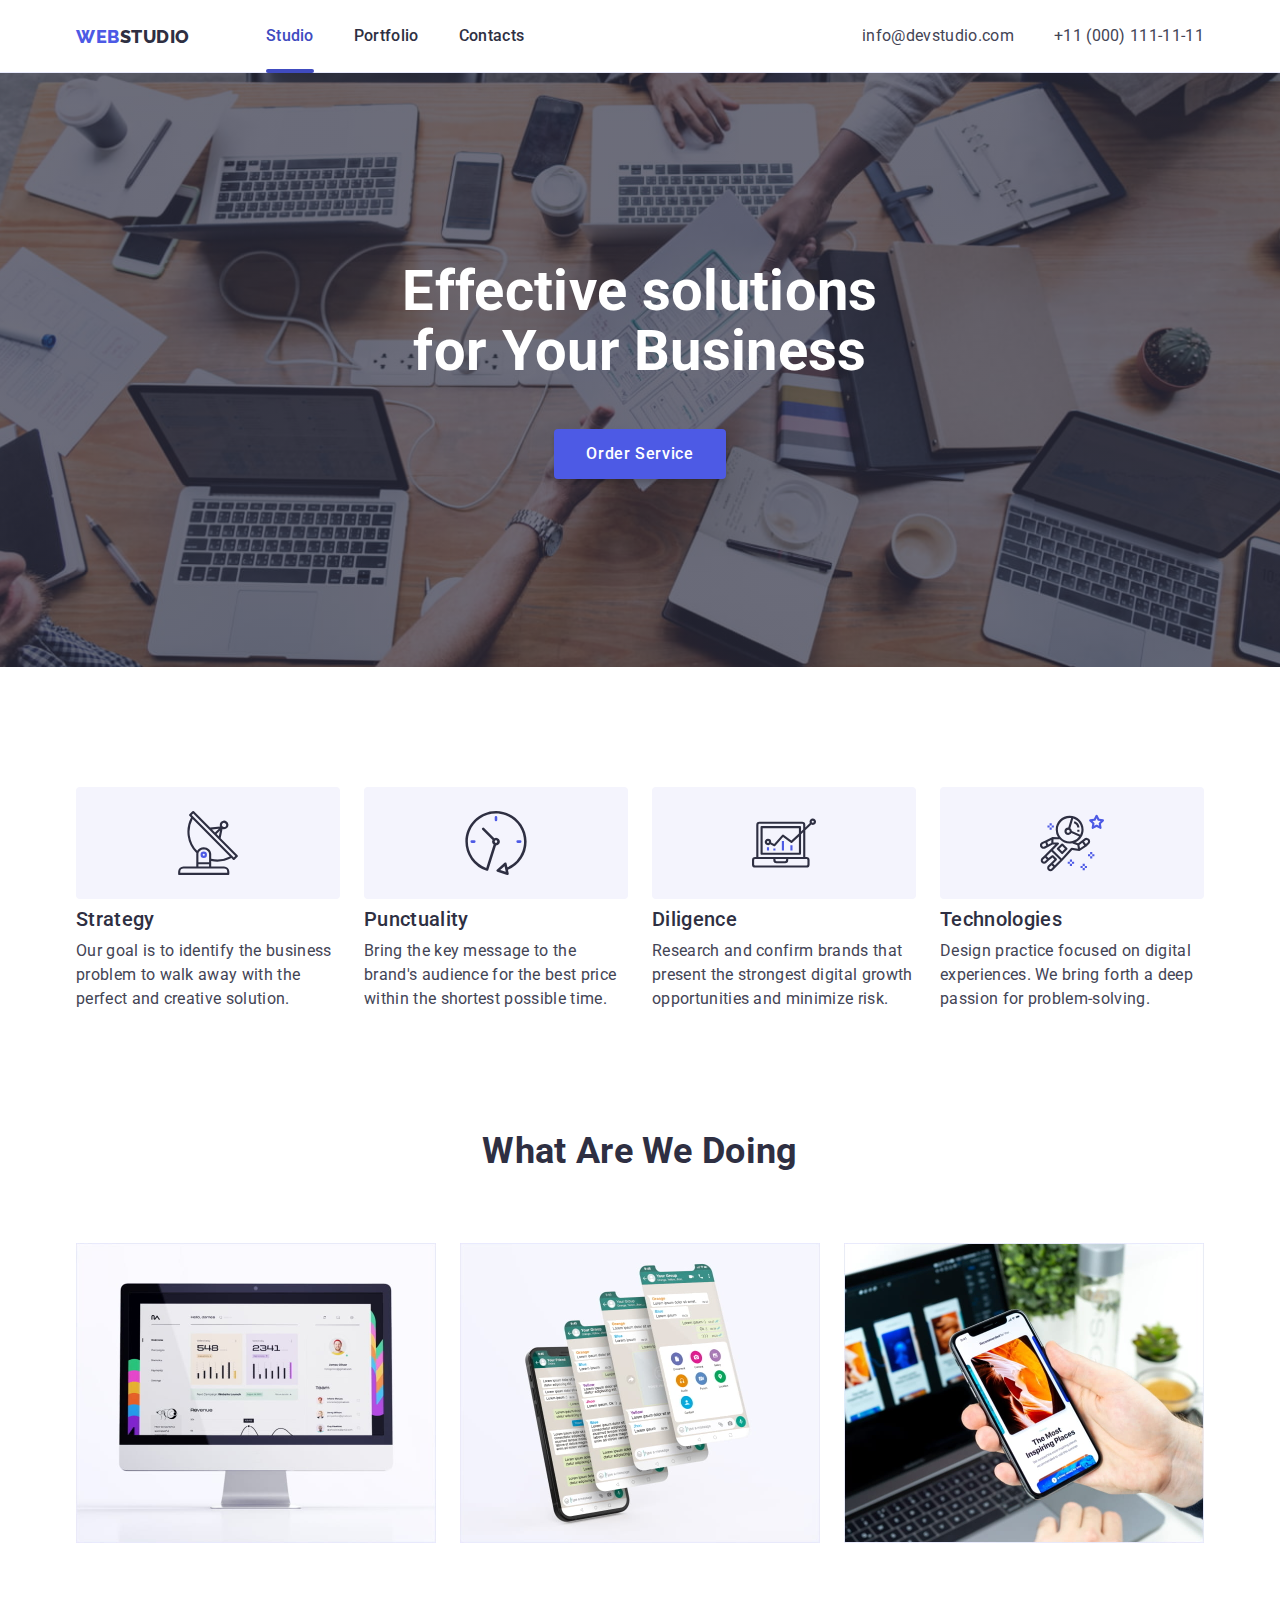
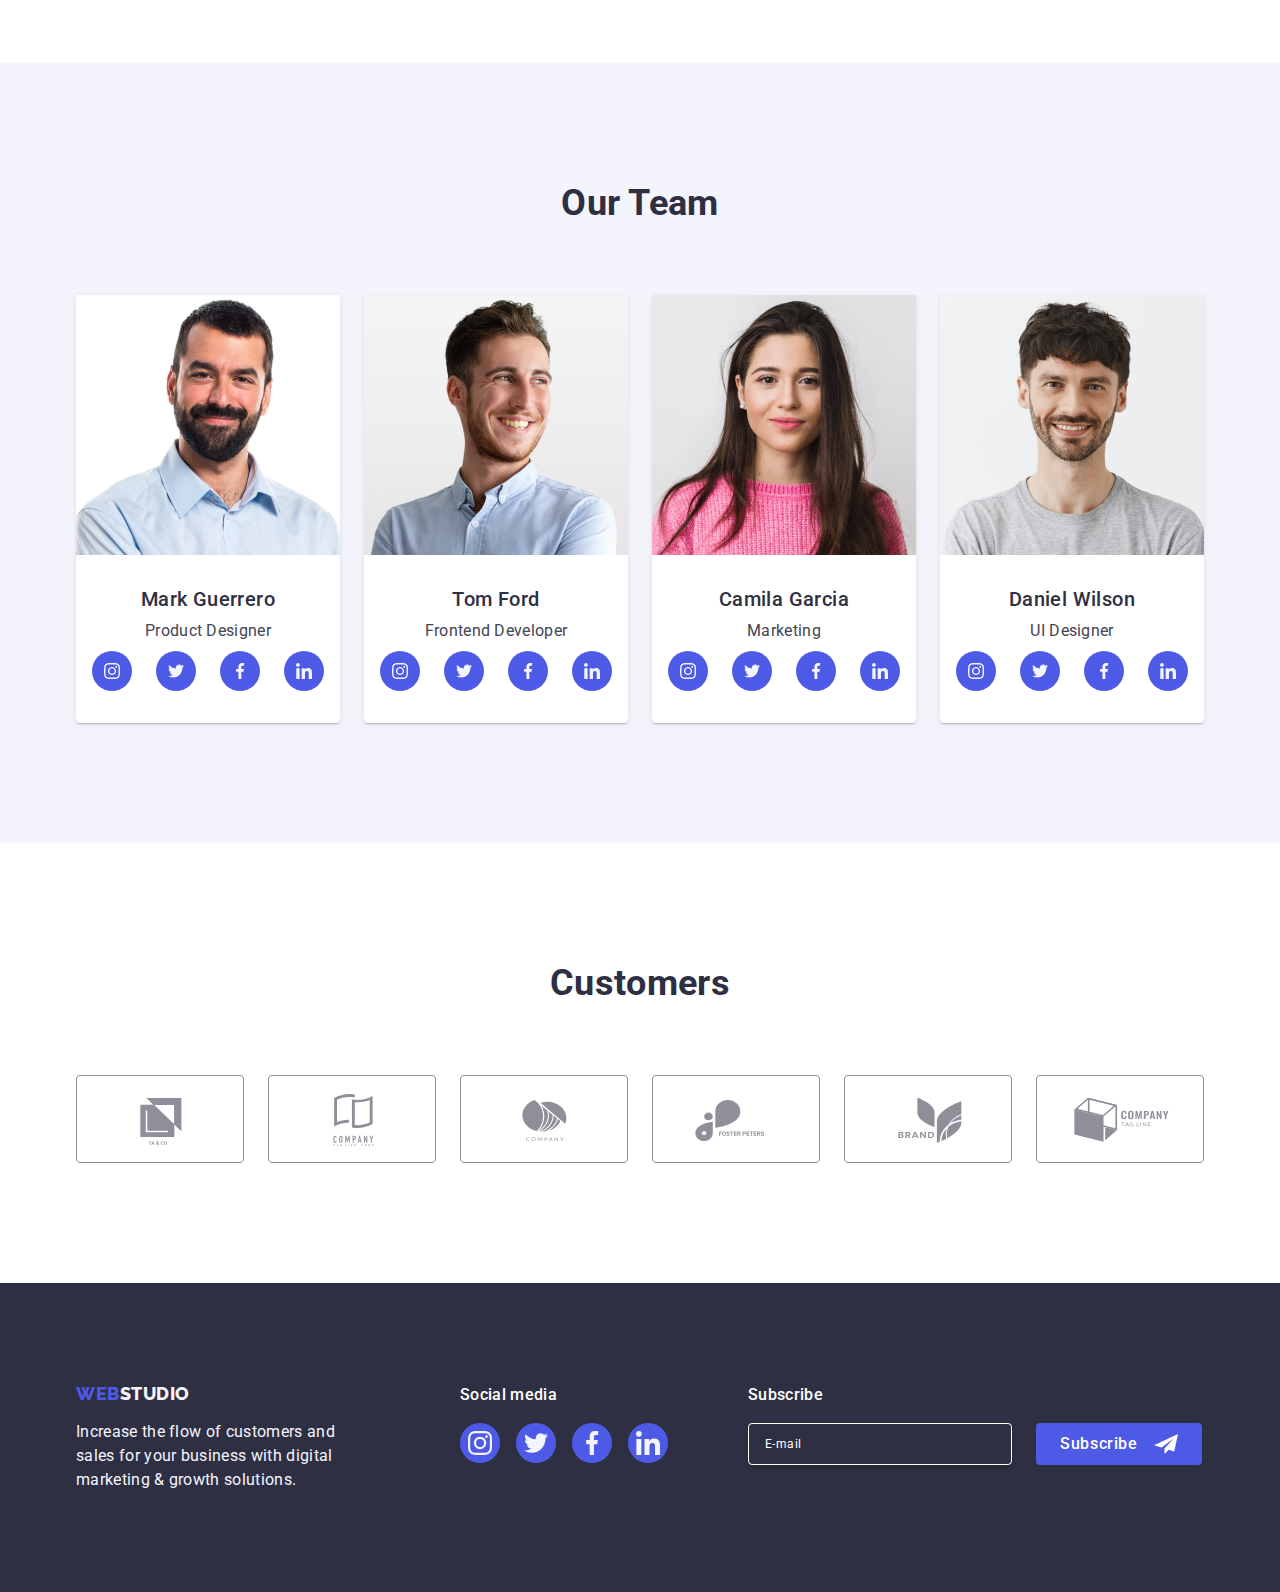
<file: index.html>
<!DOCTYPE html>
<html lang="en">
  <head>
    <meta charset="UTF-8" />
    <meta name="viewport" content="width=device-width, initial-scale=1.0" />
    <meta name="keywords" content="Web, studio, business" />
    <meta name="description" content="Effective solutions for your busiiness" />
    <title>WEBSTUDIO</title>
    <!--<link rel="shortcut icon" href="./images/icons/logo.svg" type="image/svg+xml" />-->
    <!--Fonts-->
    <link rel="preconnect" href="https://fonts.googleapis.com" />
    <link rel="preconnect" href="https://fonts.gstatic.com" crossorigin />
    <link
      href="https://fonts.googleapis.com/css2?family=Raleway:wght@800&family=Roboto:wght@400;500;700;900&display=swap"
      rel="stylesheet"
    />
    <!-- Normalise -->
    <link
      rel="stylesheet"
      href="https://cdn.jsdelivr.net/npm/modern-normalize@2.0.0/modern-normalize.min.css"
    />
    <!-- Custom styles -->
    <link rel="stylesheet" href="./css/styles.css" />
  </head>
  <body>
    <!--#region Header-->
    <header id="home" class="header">
      <div class="container">
        <nav class="header-menu">
          <!-- Logo -->
          <a href="./index.html" class="logo"
            ><span class="logo-accent">WEB</span>STUDIO</a
          >
          <ul class="header-menu-list">
            <li class="header-menu-item">
              <a href="./index.html" class="header-menu-link current">Studio</a>
            </li>
            <li class="header-menu-item">
              <a href="./portfolio.html" class="header-menu-link">Portfolio</a>
            </li>
            <li class="header-menu-item">
              <a href="#" class="header-menu-link">Contacts</a>
            </li>
          </ul>
        </nav>
        <address class="header-contacts">
          <ul class="header-contacts-list">
            <li class="header-contacts-item">
              <a href="mailto:info@devstudio.com" class="header-contacts-link"
                >info@devstudio.com</a
              >
            </li>
            <li class="header-contacts-item">
              <a href="tel:+110001111111" class="header-contacts-link"
                >+11 (000) 111-11-11</a
              >
            </li>
          </ul>
        </address>
      </div>
    </header>
    <!--#endregion Header-->
    <main>
      <!--#region Hero-->
      <section class="hero">
        <div class="container">
          <h1 class="hero-title">Effective solutions for Your Business</h1>
          <button type="button" class="hero-button main-button" data-modal-open>
            Order Service
          </button>
        </div>
      </section>
      <!--#endregion Hero-->
      <!--#region Advantages-->
      <section class="section-advantages">
        <div class="container">
          <h2 class="visually-hidden">Advantages</h2>
          <ul class="advantages-list wrapper">
            <li class="advantages-item">
              <div class="advantages-picture">
                <svg class="advantages-picture-icon" width="64px" height="64px">
                  <use href="./images/icons.svg#antenna"></use>
                </svg>
              </div>
              <h3 class="advantages-title">Strategy</h3>
              <p class="advantages-paragraph">
                Our goal is to identify the business problem to walk away with
                the perfect and creative solution.
              </p>
            </li>
            <li class="advantages-item">
              <div class="advantages-picture">
                <svg class="advantages-picture-icon" width="64px" height="64px">
                  <use href="./images/icons.svg#clock"></use>
                </svg>
              </div>
              <h3 class="advantages-title">Punctuality</h3>
              <p class="advantages-paragraph">
                Bring the key message to the brand's audience for the best price
                within the shortest possible time.
              </p>
            </li>
            <li class="advantages-item">
              <div class="advantages-picture">
                <svg class="advantages-picture-icon" width="64px" height="64px">
                  <use href="./images/icons.svg#diagram"></use>
                </svg>
              </div>
              <h3 class="advantages-title">Diligence</h3>
              <p class="advantages-paragraph">
                Research and confirm brands that present the strongest digital
                growth opportunities and minimize risk.
              </p>
            </li>
            <li class="advantages-item">
              <div class="advantages-picture">
                <svg class="advantages-picture-icon" width="64px" height="64px">
                  <use href="./images/icons.svg#astronaut"></use>
                </svg>
              </div>
              <h3 class="advantages-title">Technologies</h3>
              <p class="advantages-paragraph">
                Design practice focused on digital experiences. We bring forth a
                deep passion for problem-solving.
              </p>
            </li>
          </ul>
        </div>
      </section>
      <!--#endregion Advantages-->
      <!--#region Services-->
      <section class="section-services">
        <div class="container">
          <h2 class="section-title services-title">What are we doing</h2>
          <ul class="services-list wrapper">
            <li class="services-item">
              <img
                src="./images/section2/img-1.jpg"
                alt="Picture service 1"
                width="360"
                height="300"
              />
            </li>
            <li class="services-item">
              <img
                src="./images/section2/img-2.jpg"
                alt="Picture service 2"
                width="360"
                height="300"
              />
            </li>
            <li class="services-item">
              <img
                src="./images/section2/img-3.jpg"
                alt="Picture service 3"
                width="360"
                height="300"
              />
            </li>
          </ul>
        </div>
      </section>
      <!--#endregion Services-->
      <!--#region Team-->
      <section class="section-team">
        <div class="container">
          <h2 class="section-title team-title">Our team</h2>
          <ul class="team-list wrapper">
            <li class="team-item">
              <img
                src="./images/section3/img-1.jpg"
                alt="Team member portrait"
                width="264"
                height="260"
              />
              <div class="card-title-wrapper">
                <h3 class="card-title team-name-header">Mark Guerrero</h3>
                <p class="card-paragraph team-position-paragraph">
                  Product Designer
                </p>
                <ul class="social-media-list team-card">
                  <li class="social-media-item">
                    <a
                      href="https://www.instagram.com"
                      target="_blank"
                      class="social-media-link"
                    >
                      <svg class="social-media-icon" width="16px" height="16px">
                        <use href="./images/icons.svg#instagram"></use>
                      </svg>
                    </a>
                  </li>
                  <li class="social-media-item">
                    <a
                      href="https://twitter.com"
                      target="_blank"
                      class="social-media-link"
                    >
                      <svg class="social-media-icon" width="16px" height="16px">
                        <use href="./images/icons.svg#twitter"></use>
                      </svg>
                    </a>
                  </li>
                  <li class="social-media-item">
                    <a
                      href="https://www.facebook.com"
                      target="_blank"
                      class="social-media-link"
                    >
                      <svg class="social-media-icon" width="16px" height="16px">
                        <use href="./images/icons.svg#facebook"></use>
                      </svg>
                    </a>
                  </li>
                  <li class="social-media-item">
                    <a
                      href="https://www.linkedin.com"
                      target="_blank"
                      class="social-media-link"
                    >
                      <svg class="social-media-icon" width="16px" height="16px">
                        <use href="./images/icons.svg#linkedin"></use>
                      </svg>
                    </a>
                  </li>
                </ul>
              </div>
            </li>
            <li class="team-item">
              <img
                src="./images/section3/img-2.jpg"
                alt="Team member portrait"
                width="264"
                height="260"
              />
              <div class="card-title-wrapper">
                <h3 class="card-title team-name-header">Tom Ford</h3>
                <p class="card-paragraph team-position-paragraph">
                  Frontend Developer
                </p>
                <ul class="social-media-list team-card">
                  <li class="social-media-item">
                    <a
                      href="https://www.instagram.com"
                      target="_blank"
                      class="social-media-link"
                    >
                      <svg class="social-media-icon" width="16px" height="16px">
                        <use href="./images/icons.svg#instagram"></use>
                      </svg>
                    </a>
                  </li>
                  <li class="social-media-item">
                    <a
                      href="https://twitter.com"
                      target="_blank"
                      class="social-media-link"
                    >
                      <svg class="social-media-icon" width="16px" height="16px">
                        <use href="./images/icons.svg#twitter"></use>
                      </svg>
                    </a>
                  </li>
                  <li class="social-media-item">
                    <a
                      href="https://www.facebook.com"
                      target="_blank"
                      class="social-media-link"
                    >
                      <svg class="social-media-icon" width="16px" height="16px">
                        <use href="./images/icons.svg#facebook"></use>
                      </svg>
                    </a>
                  </li>
                  <li class="social-media-item">
                    <a
                      href="https://www.linkedin.com"
                      target="_blank"
                      class="social-media-link"
                    >
                      <svg class="social-media-icon" width="16px" height="16px">
                        <use href="./images/icons.svg#linkedin"></use>
                      </svg>
                    </a>
                  </li>
                </ul>
              </div>
            </li>
            <li class="team-item">
              <img
                src="./images/section3/img-3.jpg"
                alt="Team member portrait"
                width="264"
                height="260"
              />
              <div class="card-title-wrapper">
                <h3 class="card-title team-name-header">Camila Garcia</h3>
                <p class="card-paragraph team-position-paragraph">Marketing</p>
                <ul class="social-media-list team-card">
                  <li class="social-media-item">
                    <a
                      href="https://www.instagram.com"
                      target="_blank"
                      class="social-media-link"
                    >
                      <svg class="social-media-icon" width="16px" height="16px">
                        <use href="./images/icons.svg#instagram"></use>
                      </svg>
                    </a>
                  </li>
                  <li class="social-media-item">
                    <a
                      href="https://twitter.com"
                      target="_blank"
                      class="social-media-link"
                    >
                      <svg class="social-media-icon" width="16px" height="16px">
                        <use href="./images/icons.svg#twitter"></use>
                      </svg>
                    </a>
                  </li>
                  <li class="social-media-item">
                    <a
                      href="https://www.facebook.com"
                      target="_blank"
                      class="social-media-link"
                    >
                      <svg class="social-media-icon" width="16px" height="16px">
                        <use href="./images/icons.svg#facebook"></use>
                      </svg>
                    </a>
                  </li>
                  <li class="social-media-item">
                    <a
                      href="https://www.linkedin.com"
                      target="_blank"
                      class="social-media-link"
                    >
                      <svg class="social-media-icon" width="16px" height="16px">
                        <use href="./images/icons.svg#linkedin"></use>
                      </svg>
                    </a>
                  </li>
                </ul>
              </div>
            </li>
            <li class="team-item">
              <img
                src="./images/section3/img-4.jpg"
                alt="Team member portrait"
                width="264"
                height="260"
              />
              <div class="card-title-wrapper">
                <h3 class="card-title team-name-header">Daniel Wilson</h3>
                <p class="card-paragraph team-position-paragraph">
                  UI Designer
                </p>
                <ul class="social-media-list team-card">
                  <li class="social-media-item">
                    <a
                      href="https://www.instagram.com"
                      target="_blank"
                      class="social-media-link"
                    >
                      <svg class="social-media-icon" width="16px" height="16px">
                        <use href="./images/icons.svg#instagram"></use>
                      </svg>
                    </a>
                  </li>
                  <li class="social-media-item">
                    <a
                      href="https://twitter.com"
                      target="_blank"
                      class="social-media-link"
                    >
                      <svg class="social-media-icon" width="16px" height="16px">
                        <use href="./images/icons.svg#twitter"></use>
                      </svg>
                    </a>
                  </li>
                  <li class="social-media-item">
                    <a
                      href="https://www.facebook.com"
                      target="_blank"
                      class="social-media-link"
                    >
                      <svg class="social-media-icon" width="16px" height="16px">
                        <use href="./images/icons.svg#facebook"></use>
                      </svg>
                    </a>
                  </li>
                  <li class="social-media-item">
                    <a
                      href="https://www.linkedin.com"
                      target="_blank"
                      class="social-media-link"
                    >
                      <svg class="social-media-icon" width="16px" height="16px">
                        <use href="./images/icons.svg#linkedin"></use>
                      </svg>
                    </a>
                  </li>
                </ul>
              </div>
            </li>
          </ul>
        </div>
      </section>
      <!--#endregion Team-->
      <!--#region Customers-->
      <section class="section-customers">
        <div class="container">
          <h2 class="section-title customers-title">Customers</h2>
          <ul class="customers-list wrapper">
            <li class="customers-item">
              <a href="#" class="customers-link">
                <svg class="customers-icon" width="104px" height="56px">
                  <use href="./images/icons.svg#company-logo-1"></use>
                </svg>
              </a>
            </li>
            <li class="customers-item">
              <a href="#" class="customers-link">
                <svg class="customers-icon" width="104px" height="56px">
                  <use href="./images/icons.svg#company-logo-2"></use>
                </svg>
              </a>
            </li>
            <li class="customers-item">
              <a href="#" class="customers-link">
                <svg class="customers-icon" width="104px" height="56px">
                  <use href="./images/icons.svg#company-logo-3"></use>
                </svg>
              </a>
            </li>
            <li class="customers-item">
              <a href="#" class="customers-link">
                <svg class="customers-icon" width="104px" height="56px">
                  <use href="./images/icons.svg#company-logo-4"></use>
                </svg>
              </a>
            </li>
            <li class="customers-item">
              <a href="#" class="customers-link">
                <svg class="customers-icon" width="104px" height="56px">
                  <use href="./images/icons.svg#company-logo-5"></use>
                </svg>
              </a>
            </li>
            <li class="customers-item">
              <a href="#" class="customers-link">
                <svg class="customers-icon" width="104px" height="56px">
                  <use href="./images/icons.svg#company-logo-6"></use>
                </svg>
              </a>
            </li>
          </ul>
        </div>
      </section>
      <!--#endregion Customers-->
    </main>
    <!--#region Footer-->
    <footer class="footer">
      <div class="container">
        <div class="footer-logo-paragraph">
          <a href="./index.html" class="logo logo-footer"
            ><span class="logo-accent">WEB</span>STUDIO</a
          >
          <p class="footer-paragraph">
            Increase the flow of customers and sales for your business with
            digital marketing & growth solutions.
          </p>
        </div>
        <div class="footer-social-media">
          <p class="footer-title">Social media</p>
          <ul class="social-media-list">
            <li class="social-media-item">
              <a
                href="https://www.instagram.com"
                target="_blank"
                class="social-media-link"
              >
                <svg class="social-media-icon" width="24px" height="24px">
                  <use href="./images/icons.svg#instagram"></use>
                </svg>
              </a>
            </li>
            <li class="social-media-item">
              <a
                href="https://twitter.com"
                target="_blank"
                class="social-media-link"
              >
                <svg class="social-media-icon" width="24px" height="24px">
                  <use href="./images/icons.svg#twitter"></use>
                </svg>
              </a>
            </li>
            <li class="social-media-item">
              <a
                href="https://www.facebook.com"
                target="_blank"
                class="social-media-link"
              >
                <svg class="social-media-icon" width="24px" height="24px">
                  <use href="./images/icons.svg#facebook"></use>
                </svg>
              </a>
            </li>
            <li class="social-media-item">
              <a
                href="https://www.linkedin.com"
                target="_blank"
                class="social-media-link"
              >
                <svg class="social-media-icon" width="24px" height="24px">
                  <use href="./images/icons.svg#linkedin"></use>
                </svg>
              </a>
            </li>
          </ul>
        </div>
        <div class="footer-subscribe">
          <p class="footer-title">Subscribe</p>
          <form
            name="subscribe-to-telegram"
            autocomplete="on"
            method="post"
            class="footer-email-field"
          >
            <label for="footer_email" class="footer-email-label">
              <input
                type="email"
                name="footer_email"
                id="footer_email"
                class="footer-email-input"
                placeholder="E-mail"
              />
            </label>
            <button type="submit" class="subscribe-button main-button">
              Subscribe
              <svg class="subscribe-button-icon" width="24px" height="24px">
                <use href="./images/icons.svg#telegram"></use>
              </svg>
            </button>
          </form>
        </div>
      </div>
    </footer>
    <!--#endregion Footer-->
    <!-- #region Modal-->
    <div class="backdrop is-hidden" data-modal>
      <div class="modal">
        <button class="modal-close-button" type="button" data-modal-close>
          <svg class="modal-close-button-icon" width="8px" height="8px">
            <use href="./images/icons.svg#close"></use>
          </svg>
        </button>
        <p class="modal-title">Leave your contacts and we will call you back</p>
        <form name="order_service" autocomplete="on" method="post">
          <div class="modal-all-fields">
            <div class="modal-name-field modal-field">
              <label for="modal-name" class="modal-name-label modal-label"
                >Name</label
              >
              <div class="modal-name-input-field modal-input-field">
                <input
                  type="text"
                  name="modal_name"
                  id="modal_name"
                  class="modal-name-input field-input"
                />
                <svg
                  class="name-input-icon modal-input-icon"
                  width="18"
                  height="24"
                >
                  <use href="./images/icons.svg#person"></use>
                </svg>
              </div>
            </div>
            <div class="modal-phone-field modal-field">
              <label for="modal-phone" class="modal-phone-label modal-label"
                >Phone</label
              >
              <div class="modal-phone-input-field modal-input-field">
                <input
                  type="tel"
                  name="modal_phone"
                  id="modal_phone"
                  class="modal-phone-input field-input"
                />
                <svg
                  class="phone-input-icon modal-input-icon"
                  width="18"
                  height="24"
                >
                  <use href="./images/icons.svg#phone"></use>
                </svg>
              </div>
            </div>
            <div class="modal-email-field modal-field">
              <label for="modal-email" class="modal-email-label modal-label"
                >Email</label
              >
              <div class="modal-email-input-field modal-input-field">
                <input
                  type="email"
                  name="modal_email"
                  id="modal_email"
                  class="modal-email-input field-input"
                />
                <svg
                  class="email-input-icon modal-input-icon"
                  width="18"
                  height="24"
                >
                  <use href="./images/icons.svg#email"></use>
                </svg>
              </div>
            </div>
            <div class="modal-phone-field modal-field">
              <label for="modal-comment" class="modal-comment-label modal-label"
                >Comment</label
              >
              <textarea
                placeholder="Text input"
                name="modal_comment"
                id="modal_comment"
                class="modal-comment-input modal-input-field"
              ></textarea>
            </div>
          </div>

          <div class="modal-pp-check">
            <input
              type="checkbox"
              name="pp_checkbox"
              id="pp_checkbox"
              class="visually-hidden"
            />
            <label for="pp_checkbox" class="modal-pp-label modal-label">
              <span class="pp-checkbox">
                <svg class="pp-checkbox-icon" width="10" height="10">
                  <use href="./images/icons.svg#check"></use>
                </svg>
              </span>
              I accept the terms and conditions of the&nbsp;
              <a href="#" target="_blank" class="modal-label-text modal-pp-link"
                >Privacy Policy</a
              >
            </label>
          </div>
          <button type="submit" class="modal-send-button main-button">
            Send
          </button>
        </form>
      </div>
    </div>
    <script src="./js/modal.js"></script>
    <!--#endregion Modal-->
  </body>
</html>
</file>
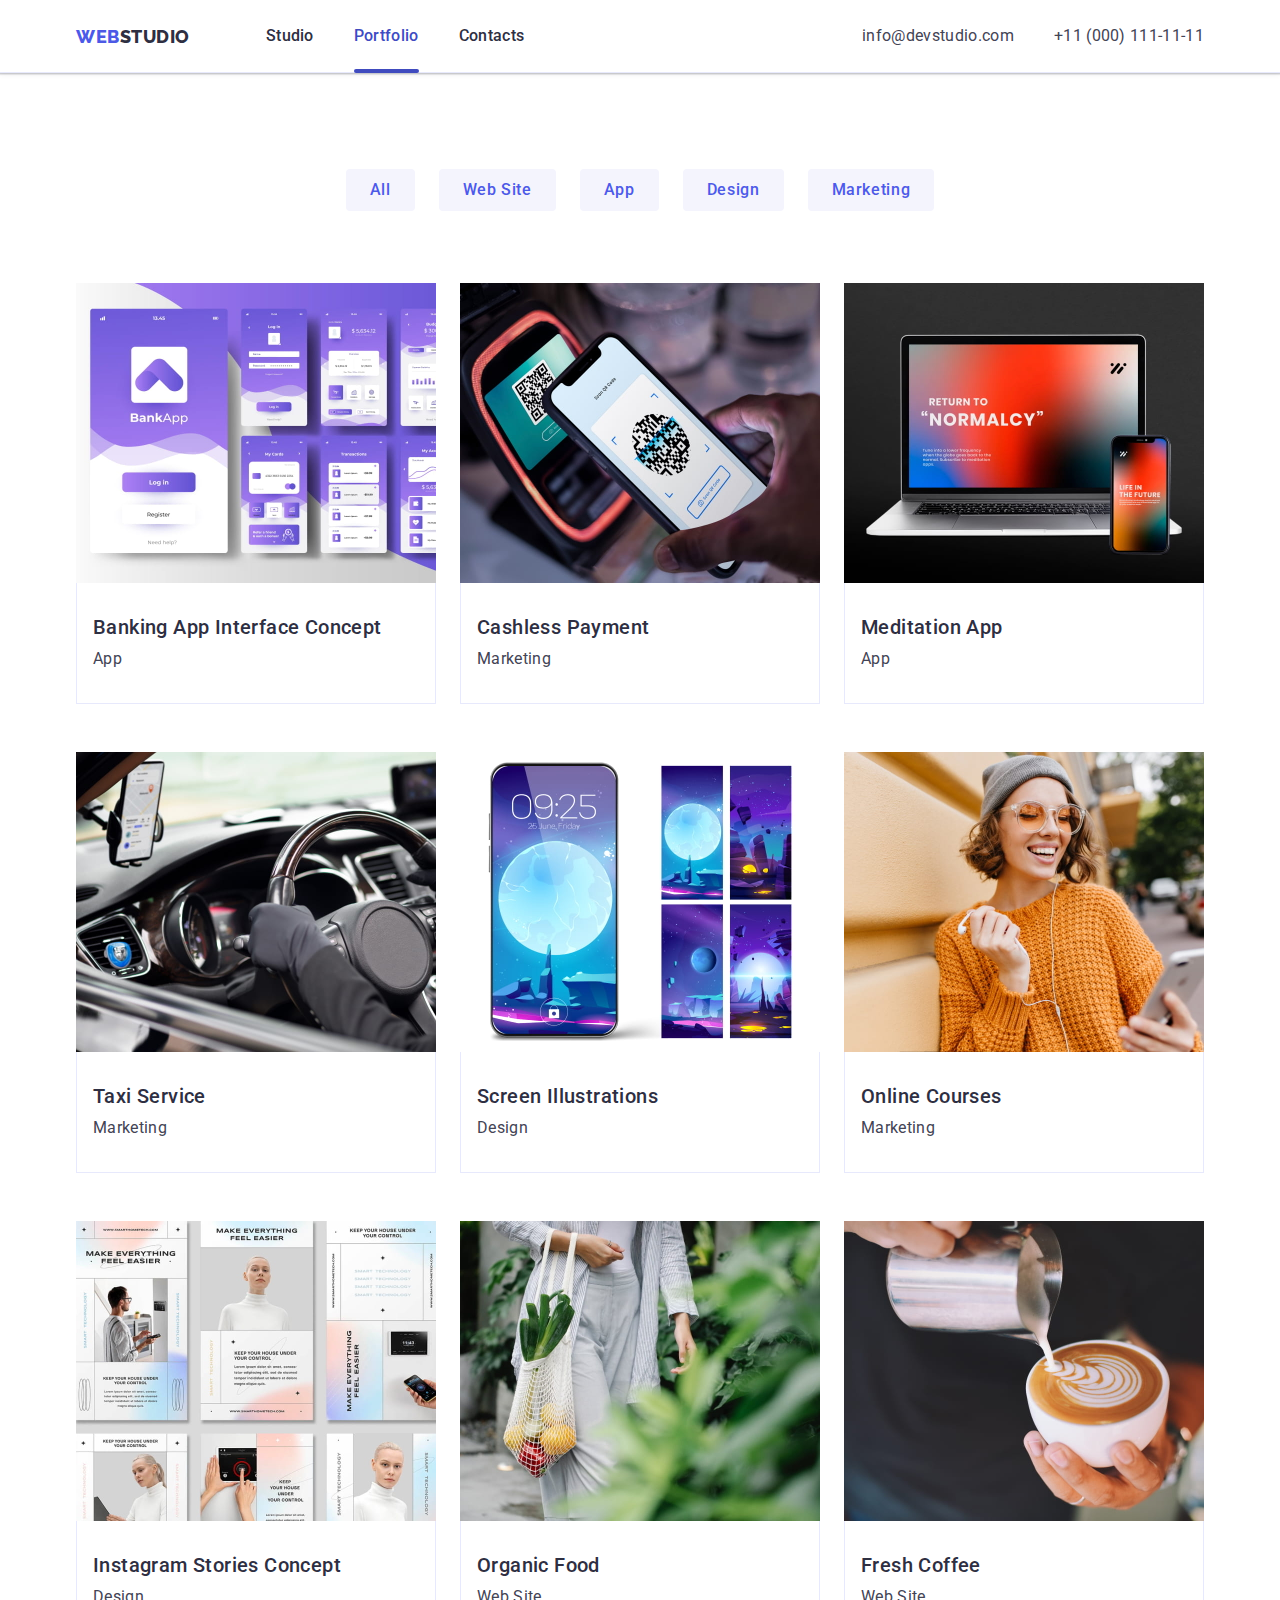
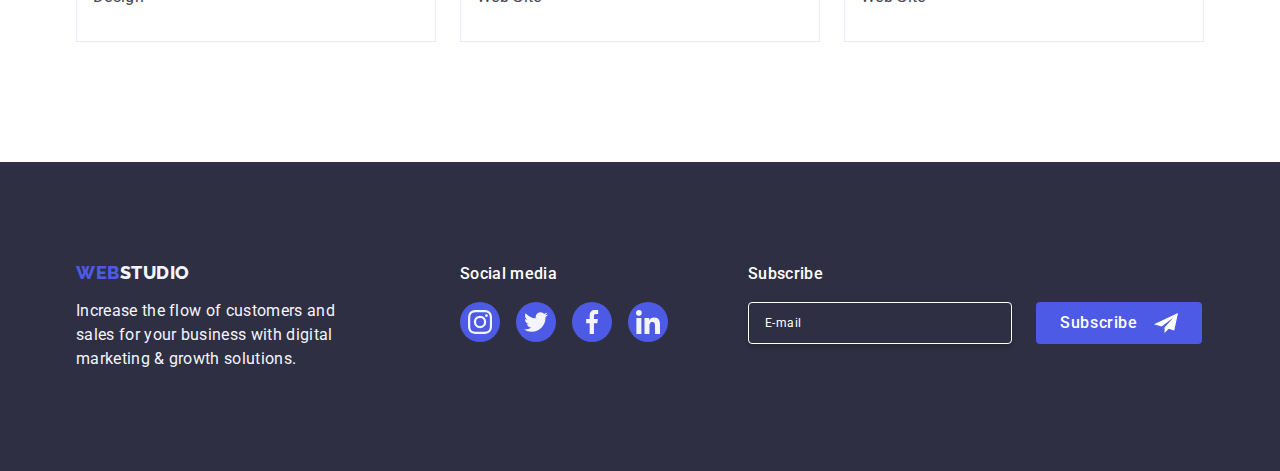
<file: portfolio.html>
<!DOCTYPE html>
<html lang="en">
  <head>
    <meta charset="UTF-8" />
    <meta name="viewport" content="width=device-width, initial-scale=1.0" />
    <meta name="keywords" content="Web, studio, business, portfolio" />
    <meta name="description" content="Our projects" />
    <title>WEBSTUDIO Portfolio</title>
    <!--<link rel="shortcut icon" href="./images/icons/logo.svg" type="image/svg+xml" />-->
    <!--Fonts-->
    <link rel="preconnect" href="https://fonts.googleapis.com" />
    <link rel="preconnect" href="https://fonts.gstatic.com" crossorigin />
    <link
      href="https://fonts.googleapis.com/css2?family=Raleway:wght@800&family=Roboto:wght@400;500;700;900&display=swap"
      rel="stylesheet"
    />
    <!-- Normalise -->
    <link
      rel="stylesheet"
      href="https://cdn.jsdelivr.net/npm/modern-normalize@2.0.0/modern-normalize.min.css"
    />
    <!--Custom styles-->
    <link rel="stylesheet" href="./css/styles.css" />
  </head>
  <body>
    <!--#region Header-->
    <header id="home" class="header">
      <div class="container">
        <nav class="header-menu">
          <!-- Logo -->
          <a href="./index.html" class="logo"
            ><span class="logo-accent">WEB</span>STUDIO</a
          >
          <ul class="header-menu-list">
            <li class="header-menu-item">
              <a href="./index.html" class="header-menu-link">Studio</a>
            </li>
            <li class="header-menu-item">
              <a href="./portfolio.html" class="header-menu-link current"
                >Portfolio</a
              >
            </li>
            <li class="header-menu-item">
              <a href="#" class="header-menu-link">Contacts</a>
            </li>
          </ul>
        </nav>
        <address class="header-contacts">
          <ul class="header-contacts-list">
            <li class="header-contacts-item">
              <a href="mailto:info@devstudio.com" class="header-contacts-link"
                >info@devstudio.com</a
              >
            </li>
            <li class="header-contacts-item">
              <a href="tel:+110001111111" class="header-contacts-link"
                >+11 (000) 111-11-11</a
              >
            </li>
          </ul>
        </address>
      </div>
    </header>
    <!--#endregion Header-->
    <main>
      <!--#region Section-->
      <section class="portfolio">
        <div class="container">
          <h1 class="visually-hidden portfolio-title">Our projects</h1>
          <ul class="portfolio-buttons-list">
            <li class="portfolio-buttons-item">
              <button type="button" class="portfolio-filter-button">All</button>
            </li>
            <li class="portfolio-buttons-item">
              <button type="button" class="portfolio-filter-button">
                Web Site
              </button>
            </li>
            <li class="portfolio-buttons-item">
              <button type="button" class="portfolio-filter-button">App</button>
            </li>
            <li class="portfolio-buttons-item">
              <button type="button" class="portfolio-filter-button">
                Design
              </button>
            </li>
            <li class="portfolio-buttons-item">
              <button type="button" class="portfolio-filter-button">
                Marketing
              </button>
            </li>
          </ul>
          <ul class="portfolio-projects-list">
            <li class="portfolio-projects-item">
              <a href="#" class="portfolio-projects-link">
                <div class="portfolio-image-wrapper">
                  <img
                    src="./images/portfolio/img-1.jpg"
                    alt="Mobile app design"
                    width="360"
                    height="300"
                  />
                  <p class="overlay">
                    14 Stylish and User-Friendly App Design Concepts · Task
                    Manager App · Calorie Tracker App · Exotic Fruit Ecommerce
                    App · Cloud Storage App
                  </p>
                </div>
                <div class="portfolio-title-wrapper card-title-wrapper">
                  <h2 class="card-title portfolio-projects-title">
                    Banking App Interface Concept
                  </h2>
                  <p class="card-paragraph portfolio-projects-paragraph">App</p>
                </div>
              </a>
            </li>
            <li class="portfolio-projects-item">
              <a href="#" class="portfolio-projects-link">
                <div class="portfolio-image-wrapper">
                  <img
                    src="./images/portfolio/img-2.jpg"
                    alt="Scaning QR code via phone"
                    width="360"
                    height="300"
                  />
                  <p class="overlay">
                    14 Stylish and User-Friendly App Design Concepts · Task
                    Manager App · Calorie Tracker App · Exotic Fruit Ecommerce
                    App · Cloud Storage App
                  </p>
                </div>
                <div class="portfolio-title-wrapper card-title-wrapper">
                  <h2 class="card-title portfolio-projects-title">
                    Cashless Payment
                  </h2>
                  <p class="card-paragraph portfolio-projects-paragraph">
                    Marketing
                  </p>
                </div>
              </a>
            </li>
            <li class="portfolio-projects-item">
              <a href="#" class="portfolio-projects-link">
                <div class="portfolio-image-wrapper">
                  <img
                    src="./images/portfolio/img-3.jpg"
                    alt="Meditation app for web and mobile"
                    width="360"
                    height="300"
                  />
                  <p class="overlay">
                    14 Stylish and User-Friendly App Design Concepts · Task
                    Manager App · Calorie Tracker App · Exotic Fruit Ecommerce
                    App · Cloud Storage App
                  </p>
                </div>
                <div class="portfolio-title-wrapper card-title-wrapper">
                  <h2 class="card-title portfolio-projects-title">
                    Meditation App
                  </h2>
                  <p class="card-paragraph portfolio-projects-paragraph">App</p>
                </div>
              </a>
            </li>
            <li class="portfolio-projects-item">
              <a href="#" class="portfolio-projects-link">
                <div class="portfolio-image-wrapper">
                  <img
                    src="./images/portfolio/img-4.jpg"
                    alt="Taxi driver using an app"
                    width="360"
                    height="300"
                  />
                  <p class="overlay">
                    14 Stylish and User-Friendly App Design Concepts · Task
                    Manager App · Calorie Tracker App · Exotic Fruit Ecommerce
                    App · Cloud Storage App
                  </p>
                </div>
                <div class="portfolio-title-wrapper card-title-wrapper">
                  <h2 class="card-title portfolio-projects-title">
                    Taxi Service
                  </h2>
                  <p class="card-paragraph portfolio-projects-paragraph">
                    Marketing
                  </p>
                </div>
              </a>
            </li>
            <li class="portfolio-projects-item">
              <a href="#" class="portfolio-projects-link">
                <div class="portfolio-image-wrapper">
                  <img
                    src="./images/portfolio/img-5.jpg"
                    alt="Moon and night illustrations for phone"
                    width="360"
                    height="300"
                  />
                  <p class="overlay">
                    14 Stylish and User-Friendly App Design Concepts · Task
                    Manager App · Calorie Tracker App · Exotic Fruit Ecommerce
                    App · Cloud Storage App
                  </p>
                </div>
                <div class="portfolio-title-wrapper card-title-wrapper">
                  <h2 class="card-title portfolio-projects-title">
                    Screen Illustrations
                  </h2>
                  <p class="card-paragraph portfolio-projects-paragraph">
                    Design
                  </p>
                </div>
              </a>
            </li>
            <li class="portfolio-projects-item">
              <a href="#" class="portfolio-projects-link">
                <div class="portfolio-image-wrapper">
                  <img
                    src="./images/portfolio/img-6.jpg"
                    alt="Woman in orange sweater, glasses and grey cap listens to music"
                    width="360"
                    height="300"
                  />
                  <p class="overlay">
                    14 Stylish and User-Friendly App Design Concepts · Task
                    Manager App · Calorie Tracker App · Exotic Fruit Ecommerce
                    App · Cloud Storage App
                  </p>
                </div>
                <div class="portfolio-title-wrapper card-title-wrapper">
                  <h2 class="card-title portfolio-projects-title">
                    Online Courses
                  </h2>
                  <p class="card-paragraph portfolio-projects-paragraph">
                    Marketing
                  </p>
                </div>
              </a>
            </li>
            <li class="portfolio-projects-item">
              <a href="#" class="portfolio-projects-link">
                <div class="portfolio-image-wrapper">
                  <img
                    src="./images/portfolio/img-7.jpg"
                    alt="Page design"
                    width="360"
                    height="300"
                  />
                  <p class="overlay">
                    14 Stylish and User-Friendly App Design Concepts · Task
                    Manager App · Calorie Tracker App · Exotic Fruit Ecommerce
                    App · Cloud Storage App
                  </p>
                </div>
                <div class="portfolio-title-wrapper card-title-wrapper">
                  <h2 class="card-title portfolio-projects-title">
                    Instagram Stories Concept
                  </h2>
                  <p class="card-paragraph portfolio-projects-paragraph">
                    Design
                  </p>
                </div>
              </a>
            </li>
            <li class="portfolio-projects-item">
              <a href="#" class="portfolio-projects-link">
                <div class="portfolio-image-wrapper">
                  <img
                    src="./images/portfolio/img-8.jpg"
                    alt="Woman with groceries"
                    width="360"
                    height="300"
                  />
                  <p class="overlay">
                    14 Stylish and User-Friendly App Design Concepts · Task
                    Manager App · Calorie Tracker App · Exotic Fruit Ecommerce
                    App · Cloud Storage App
                  </p>
                </div>
                <div class="portfolio-title-wrapper card-title-wrapper">
                  <h2 class="card-title portfolio-projects-title">
                    Organic Food
                  </h2>
                  <p class="card-paragraph portfolio-projects-paragraph">
                    Web Site
                  </p>
                </div>
              </a>
            </li>
            <li class="portfolio-projects-item">
              <a href="#" class="portfolio-projects-link">
                <div class="portfolio-image-wrapper">
                  <img
                    src="./images/portfolio/img-9.jpg"
                    alt="Latte in a cap"
                    width="360"
                    height="300"
                  />
                  <p class="overlay">
                    14 Stylish and User-Friendly App Design Concepts · Task
                    Manager App · Calorie Tracker App · Exotic Fruit Ecommerce
                    App · Cloud Storage App
                  </p>
                </div>
                <div class="portfolio-title-wrapper card-title-wrapper">
                  <h2 class="card-title portfolio-projects-title">
                    Fresh Coffee
                  </h2>
                  <p class="card-paragraph portfolio-projects-paragraph">
                    Web Site
                  </p>
                </div>
              </a>
            </li>
          </ul>
        </div>
      </section>
      <!--#endregion Section-->
    </main>
    <!--#region Footer-->
    <footer class="footer">
      <div class="container">
        <div class="footer-logo-paragraph">
          <a href="./index.html" class="logo logo-footer"
            ><span class="logo-accent">WEB</span>STUDIO</a
          >
          <p class="footer-paragraph">
            Increase the flow of customers and sales for your business with
            digital marketing & growth solutions.
          </p>
        </div>
        <div class="footer-social-media">
          <p class="footer-title">Social media</p>
          <ul class="social-media-list">
            <li class="social-media-item">
              <a
                href="https://www.instagram.com"
                target="_blank"
                class="social-media-link"
              >
                <svg class="social-media-icon" width="24px" height="24px">
                  <use href="./images/icons.svg#instagram"></use>
                </svg>
              </a>
            </li>
            <li class="social-media-item">
              <a
                href="https://twitter.com"
                target="_blank"
                class="social-media-link"
              >
                <svg class="social-media-icon" width="24px" height="24px">
                  <use href="./images/icons.svg#twitter"></use>
                </svg>
              </a>
            </li>
            <li class="social-media-item">
              <a
                href="https://www.facebook.com"
                target="_blank"
                class="social-media-link"
              >
                <svg class="social-media-icon" width="24px" height="24px">
                  <use href="./images/icons.svg#facebook"></use>
                </svg>
              </a>
            </li>
            <li class="social-media-item">
              <a
                href="https://www.linkedin.com"
                target="_blank"
                class="social-media-link"
              >
                <svg class="social-media-icon" width="24px" height="24px">
                  <use href="./images/icons.svg#linkedin"></use>
                </svg>
              </a>
            </li>
          </ul>
        </div>
        <div class="footer-subscribe">
          <p class="footer-title">Subscribe</p>
          <form
            name="subscribe-to-telegram"
            autocomplete="on"
            method="post"
            class="footer-email-field"
          >
            <label for="footer_email" class="footer-email-label"></label>
            <input
              type="email"
              name="footer_email"
              id="footer_email"
              class="footer-email-input"
              placeholder="E-mail"
            />
            <button type="submit" class="subscribe-button main-button">
              Subscribe
              <svg class="subscribe-button-icon" width="24px" height="24px">
                <use href="./images/icons.svg#telegram"></use>
              </svg>
            </button>
          </form>
        </div>
      </div>
    </footer>
    <!--#endregion Footer-->
  </body>
</html>
</file>
<file: css/styles.css>
/* @font-face {
    font-family: "Roboto", sans-serif;
    font-weight: 400;
    font-display: swap;
    src: url();
} */



:root {
    /* Colors */
    --navy_blue: 46, 47, 66;
    --slate: 67, 68, 85;
    --white: 255, 255, 255;
    --iris: 77, 90, 229;
    --cloud: 244, 244, 253;
    --ocean: 64, 75, 191;
    --cornflower: 231, 233, 252;
    --grey: 46, 47, 66;
    --light_slate: 142, 143, 153;
    --green: 49, 208, 170;

    /* Card grid */
    --gap-col: 24px;
    --gap-row: 48px;
    --card-amount: 3;

    /* Transition */
    --trans: 250ms cubic-bezier(0.4, 0, 0.2, 1);
}

/* #region Base styles */
body {
    font-family: "Roboto", sans-serif;
    font-weight: 400;
    font-size: 16px;
    line-height: 1.5;
    letter-spacing: 0.02em;
    color: rgba(var(--navy_blue), 1);
}

h1,
h2,
h3,
h4,
h5,
h6,
p {
    margin: 0;
}

img {
    display: block;
}

a {
    text-decoration: none;
}

ul,
ol {
    list-style-type: none;
    margin: 0;
    padding: 0;
}

address {
    font-style: normal;
}

button {
    font-family: inherit;
    cursor: pointer;
    border: 0;
    padding: 12px 24px;
    min-width: 24px;
    min-height: 24px;
    border-radius: 4px;
}

.main-button {
    background-color: rgba(var(--iris), 1);
    box-shadow: 0 4px 4px 0 rgba(0, 0, 0, 0.15);
    color: rgba(var(--white), 1);
    font-weight: 500;
    letter-spacing: 0.04em;
    transition: var(--trans);
    transition-property: background-color;
}

.main-button:hover,
.main-button:focus {
    background-color: rgba(var(--ocean), 1);
}

.container {
    width: 1158px;
    padding: 0 15px;
    margin: 0 auto;

    /* outline: 2px solid red;
    outline-offset: -2px; */
}

.wrapper {
    display: flex;
    justify-content: space-between;
}

/* #endregion */

.visually-hidden {
    position: absolute;
    width: 1px;
    height: 1px;
    margin: -1px;
    border: 0;
    padding: 0;

    white-space: nowrap;
    clip-path: inset(100%);
    clip: rect(0 0 0 0);
    overflow: hidden;
}

/* #region Header */
/* Logo */
.logo {
    display: block;
    padding: 24px 0;
    font-family: "Raleway", sans-serif;
    font-weight: 800;
    font-size: 18px;
    line-height: 1.16667;
    letter-spacing: 0.03em;
    text-transform: uppercase;
    color: rgba(var(--navy_blue), 1);
}

.logo-accent {
    color: rgba(var(--iris), 1);
}


/* Menu */
.header {
    border-bottom: 1px solid rgba(var(--cornflower), 1);
    box-shadow: 0 1px 6px 0 rgba(46, 47, 66, 0.08), 0 1px 1px 0 rgba(46, 47, 66, 0.16), 0 2px 1px 0 rgba(46, 47, 66, 0.08);
    background: rgba(var(--white), 1);
}

.header .container {
    display: flex;
    align-items: center;
}

.header-menu {
    display: flex;
    flex-grow: 1;
    align-items: center;
}

.header-menu-list {
    display: flex;
    margin-left: 76px;
    gap: 40px;
}

.header-menu-item {
    
}

.header-menu-link {
    position: relative;
    display: block;
    padding: 24px 0;
    font-weight: 500;
    color:rgba(var(--navy_blue), 1);
    transition: var(--trans);
    transition-property: color;
}

.header-menu-link:hover,
.header-menu-link:focus {
    color: rgba(var(--ocean), 1);
}

.header-menu-link.current {
    color: rgba(var(--ocean), 1);
}

.header-menu-link.current::after {
    content: "";
    position: absolute;
    bottom: -1px;
    left: 0;
    display: block;
    width: 100%;
    height: 4px;
    border-radius: 2px;
    background-color: rgba(var(--ocean), 1);
}

.header-contacts-list {
    display: flex;
    gap: 40px;
}

.header-contacts-link {
    display: block;
    padding: 24px 0;
    color: rgba(var(--slate), 1);
    transition: var(--trans);
    transition-property: color;
}

.header-contacts-link:hover,
.header-contacts-link:focus {
    color:rgba(var(--ocean), 1);
}
/* #endregion */

/* Main */
/* #region Hero */
.hero {
    max-width: 1440px;
    margin: 0 auto;
    padding: 188px 0;
    background: rgba(var(--navy_blue), 1);
    background-image: linear-gradient(rgb(var(--grey), 0.7), rgb(var(--grey), 0.7)), 
        url("../images/hero/people-office.jpg");
    background-position: center;
    background-repeat: no-repeat;
    background-size: cover;
}

.hero-title {
    max-width: 496px;
    margin: 0 auto;
    margin-bottom: 48px;
    font-weight: 700;
    font-size: 56px;
    line-height: 1.07143;
    text-align: center;
    color: rgba(var(--white), 1);
}

.hero-button {
    display: block;
    margin: 0 auto;
    padding: 16px 32px;
}

.hero-button:hover,
.hero-button:focus {
    
}
/* #endregion */

.section-title {
    font-weight: 700;
    font-size: 36px;
    line-height: 1.11111;
    text-align: center;
    text-transform: capitalize;
    margin-bottom: 72px;
}

.card-title {
    font-weight: 500;
    font-size: 20px;
    line-height: 1.2;
    letter-spacing: 0.02em;
    color: rgba(var(--navy_blue), 1);
    margin-bottom: 8px;
}

.card-paragraph {
    color: rgba(var(--slate), 1)
}

/* #region Section 1 - Advanteges */
.section-advantages {
    padding: 120px 0;
}
.advantages-title {
    margin-bottom: 8px;
    font-weight: 500;
    font-size: 20px;
    line-height: 1.2;
}

.advantages-item {
    width: 264px;
}

.advantages-picture {
    display: flex;
    align-items: center;
    justify-content: center;
    width: 100%;
    height: 112px;
    background-color: rgba(var(--cloud), 1);
    border-radius: 4px;
    margin-bottom: 8px;
}

.advantages-paragraph {
    color: rgba(var(--slate), 1);
}
/* #endregion */

/* #region Section 2 - What are we doing */
.section-services {
    padding-bottom: 120px;
}
/* #endregion */

/* #region Section 3 - Our team */
.section-team {
    background: rgba(var(--cloud), 1);
    padding: 120px 0;
}
.team-item {
    background: rgba(var(--white), 1);
    box-shadow: 0 2px 1px 0 rgba(46, 47, 66, 0.08), 0 1px 1px 0 rgba(46, 47, 66, 0.16), 0 1px 6px 0 rgba(46, 47, 66, 0.08);
    border-radius: 0 0 4px 4px;
}

/*.team-item:hover .social-media-link,
.team-item:focus .social-media-link {
    background-color: rgba(var(--ocean), 1);
}*/
.team-item .social-media-link:hover,
.team-item .social-media-link:focus {
    background-color: rgba(var(--ocean), 1);
}

.team-name-header {
    text-align: center;
}

.team-position-paragraph{
    text-align: center;
    margin-bottom: 8px;
}

.card-title-wrapper {
    padding: 32px 16px;
}
/* #endregion */

/* #region Section 4 - Customers */
.section-customers {
    padding: 120px 0;
}
.customers-link {
    display: flex;
    align-items: center;
    justify-content: center;
    border: 1px solid rgba(var(--light_slate), 1);
    border-radius: 4px;
    width: 168px;
    height: 88px;
    color: rgba(var(--light_slate), 1);
    transition: var(--trans);
    transition-property: color, border-color;
}

.customers-icon {
    fill: currentColor;
}

.customers-link:hover,
.customers-link:focus {
    color: rgba(var(--ocean), 1);
    border-color: rgba(var(--ocean), 1);
}

/* .customers-icon {
    fill: rgba(var(--light_slate), 1);
} */
/* #endregion */

/* #region Footer */
.footer {
    background: rgba(var(--navy_blue), 1);
    padding: 100px 0;
}

.footer .container {
    display: flex;
}

.footer-logo-paragraph {
    margin-right: 120px;
}

.logo-footer {
    display: inline-block;
    color: rgba(var(--cloud), 1);
    padding: 0;
    margin-bottom: 16px;
}

.footer-title {
    font-weight: 500;
    color: rgba(var(--white), 1);
    margin-bottom: 16px;
}

.footer-paragraph {
    width: 264px;
    color: rgba(var(--cloud), 1);
}

.footer-social-media {
    margin-right: 80px;
}

.footer-social-media .social-media-link:hover,
.footer-social-media .social-media-link:focus {
    background-color: rgba(var(--green), 1);
}

/* #region Social Media*/
.social-media-list {
    display: flex;
    gap: 16px;
}

.social-media-list.team-card {
    justify-content: space-between;
}

.social-media-item {
    width: 40px;
    height: 40px;
}

.social-media-link {
    display: flex;
    align-items: center;
    justify-content: center;
    width: 100%;
    height: 100%;
    background-color: rgba(var(--iris), 1);
    border-radius: 50%;
    transition: var(--trans);
    transition-property: background-color;
}

.social-media-icon {
    fill: rgba(var(--cloud), 1);
}
/* #endregion */

/* #region Subscribe*/
.footer-email-field {
    display: flex;
}
.footer-email-label {
    color: rgba(var(--white), 1);
    line-height: 2;
    letter-spacing: 0.04em;
}

.footer-email-input {
    width: 264px;
    margin-right: 24px;
    padding: 8px 16px;
    font-size: 12px;
    line-height: 2;
    letter-spacing: 0.04em;
    color: rgba(var(--white), 1);
    background-color: transparent;
    border: 1px solid rgba(var(--white), 1);
    border-radius: 4px;
    box-shadow: 0 4px 4px 0 rgba(0, 0, 0, 0.15);
    outline: transparent;
    transition: var(--trans);
    transition-property: border-color;
}

.footer-email-input::placeholder {
    color: rgba(var(--white), 1);
}

.footer-email-input:focus {
    border-color: rgba(var(--iris), 1);
}

.subscribe-button {
    display: flex;
    align-items: center;
    justify-content: center;
    gap: 16px;
    padding: 8px 24px;
    box-shadow: none;
}

.subscribe-button-icon {
    fill: currentColor;
}

.subscribe-button:hover,
.subscribe-button:focus {
    
}
/* #endregion */

/* #endregion */

/* #region Portfolio */
.portfolio {
    padding-top: 96px;
    padding-bottom: 120px;
}

.portfolio-buttons-list {
    display: flex;
    justify-content: center;
    gap: 24px;
    margin-bottom: 72px;
}

.portfolio-filter-button {
    background: rgba(var(--cloud), 1);
    font-weight: 500;
    letter-spacing: 0.04em;
    color: rgba(var(--iris), 1);
    transition: var(--trans);
    transition-property: color, background-color, box-shadow;
}

.portfolio-filter-button:hover,
.portfolio-filter-button:focus {
    background-color: rgba(var(--ocean), 1);
    box-shadow: 0 2px 2px 0 rgba(0, 0, 0, 0.12), 0 2px 1px 0 rgba(0, 0, 0, 0.08), 0 3px 1px 0 rgba(0, 0, 0, 0.1);
    color: rgba(var(--white), 1);

}

.portfolio-projects-list {
    display: flex;
    flex-wrap: wrap;
    column-gap: var(--gap-col);
    row-gap: var(--gap-row);
}

.portfolio-projects-item {
    width: calc((100% - var(--gap-col) * (var(--card-amount)) - 1) / var(--card-amount));
    transition: var(--trans);
    transition-property: box-shadow;
}

.portfolio-image-wrapper {
    position: relative;
    overflow: hidden;
}

.overlay {
    position: absolute;
    top: 0;
    left: 0;
    width: 100%;
    height: 100%;
    padding: 40px 32px;
    background-color: rgba(var(--iris), 1);
    color: rgba(var(--cloud), 1);
    transform: translateY(100%);
    transition: var(--trans);
    transition-property: transform;
}

.portfolio-projects-item:hover {
    box-shadow: 0 2px 1px 0 rgba(46, 47, 66, 0.08), 0 1px 1px 0 rgba(46, 47, 66, 0.16), 0 1px 6px 0 rgba(46, 47, 66, 0.08);
}

.portfolio-projects-item:hover .overlay {
    transform: translateY(0);
}

.portfolio-title-wrapper {
    border: 1px solid rgba(var(--cornflower), 1);
    border-top: none;
}
/* #endregion */

/* #region Modal */
.backdrop {
    position: fixed;
    inset: 0;
    background-color: rgba(var(--navy_blue), 0.4);
    transition: var(--trans);
    transition-property: opacity, visibility;
}

.backdrop.is-hidden {
    opacity: 0;
    visibility: hidden;
    pointer-events: none;
}

.backdrop.is-hidden .modal {
    transform: translateX(-50%) translateY(-50%) scale(0.1);
    opacity: 0;
}

/* Modal */

.modal {
    position: absolute;
    top: 50%;
    left: 50%;
    transform: translateX(-50%) translateY(-50%);
    width: 408px;
    min-height: 584px;
    line-height: 1.16667;
    border-radius: 4px;
    background-color: rgba(var(--white), 1);
    padding: 72px 24px 24px 24px;
    transition: var(--trans);
    transition-property: transform, opacity;
}

.modal-title {
    font-weight: 500;
    line-height: 1.5;
    text-align: center;
    margin-bottom: 16px;
}

.modal-close-button {
    position: absolute;
    top: 24px;
    right: 24px;
    display: flex;
    align-items: center;
    justify-content: center;
    width: 24px;
    height: 24px;
    padding: 0;
    color: rgba(var(--navy_blue), 1);
    background-color: rgba(var(--cornflower), 1);
    border: 1px solid rgba(0, 0, 0, 0.1);
    border-radius: 50%;
    transition: var(--trans);
    transition-property: background-color, border, color;
}

.modal-close-button-icon {
    fill: currentColor
}

.modal-close-button:hover,
.modal-close-button:focus {
    background-color: rgba(var(--ocean), 1);
    border: 0;
    color: rgba(var(--white), 1);
}

.modal-all-fields {
    margin-bottom: 16px;
}

.modal-field:not(:last-child) {
    margin-bottom: 8px;
}

.field-input {
    width: 100%;
    height: 40px;
    padding: 11px 38px;
    font-size: 12px;
    line-height: 1.16667;
    letter-spacing: 0.04em;
    color: rgba(var(--navy_blue), 1);
    background-color: transparent;
    border: 1px solid rgb(var(--grey), 0.4);
    border-radius: 4px;
    outline: transparent;
    transition: var(--trans);
    transition-property: border-color;
}

.field-input:focus {
    border-color: rgba(var(--iris), 1);
}

.field-input:focus + .modal-input-icon {
    fill: rgba(var(--iris), 1)
}

.modal-label {
    font-size: 12px;
    color: rgba(var(--light_slate), 1);
    line-height: 1.16667;
    letter-spacing: 0.04em;
}

.modal-input-field {
    position: relative;
    margin-top: 4px;
}

.modal-input-icon {
    position: absolute;
    top: 50%;
    left: 16px;
    transform: translateY(-50%);
    fill: rgba(var(--navy_blue), 1);
    pointer-events: none;
    transition: var(--trans);
    transition-property: fill;
}

.modal-comment-input {
    width: 100%;
    padding: 8px 16px;
    border: 1px solid rgb(var(--grey), 0.4);
    border-radius: 4px;
    height: 120px;
    font-size: 12px;
    line-height: 1.16667;
    letter-spacing: 0.04em;
    color: rgba(var(--navy_blue), 1);
    resize: none;
    outline: transparent;
    transition: var(--trans);
    transition-property: border-color;
}

.modal-comment-input::placeholder {
    color: rgb(var(--grey), 0.4);
}

.modal-comment-input:focus {
    border-color: rgba(var(--iris), 1);
}

.modal-send-button {
    display: block;
    margin: auto;
    padding: 16px 32px;
    width: 169px;
    line-height: 1.5;
}

.modal-pp-check {
    display: flex;
    align-items: center;
    margin-bottom: 24px;
}

.modal-pp-link {
    color: rgba(var(--iris), 1);
    text-decoration: underline;
    text-decoration-skip-ink: none;
}

.pp-checkbox {
    display: inline-flex;
    align-items: center;
    justify-content: center;
    margin-right: 8px;
    width: 16px;
    height: 16px;
    background-color: transparent;
    border-radius: 2px;
    border: 1px solid rgb(var(--grey), 0.4);
    cursor: pointer;
    transition: var(--trans);
}

.pp-checkbox-icon {
    fill: transparent;
    transition: var(--trans);
}

input[type='checkbox']:checked + .modal-pp-label > .pp-checkbox {
    background-color: rgba(var(--ocean), 1);
}

input[type='checkbox']:checked+.modal-pp-label>.pp-checkbox>.pp-checkbox-icon {
    fill: rgba(var(--cloud), 1);
}
/* #endregion */
</file>
